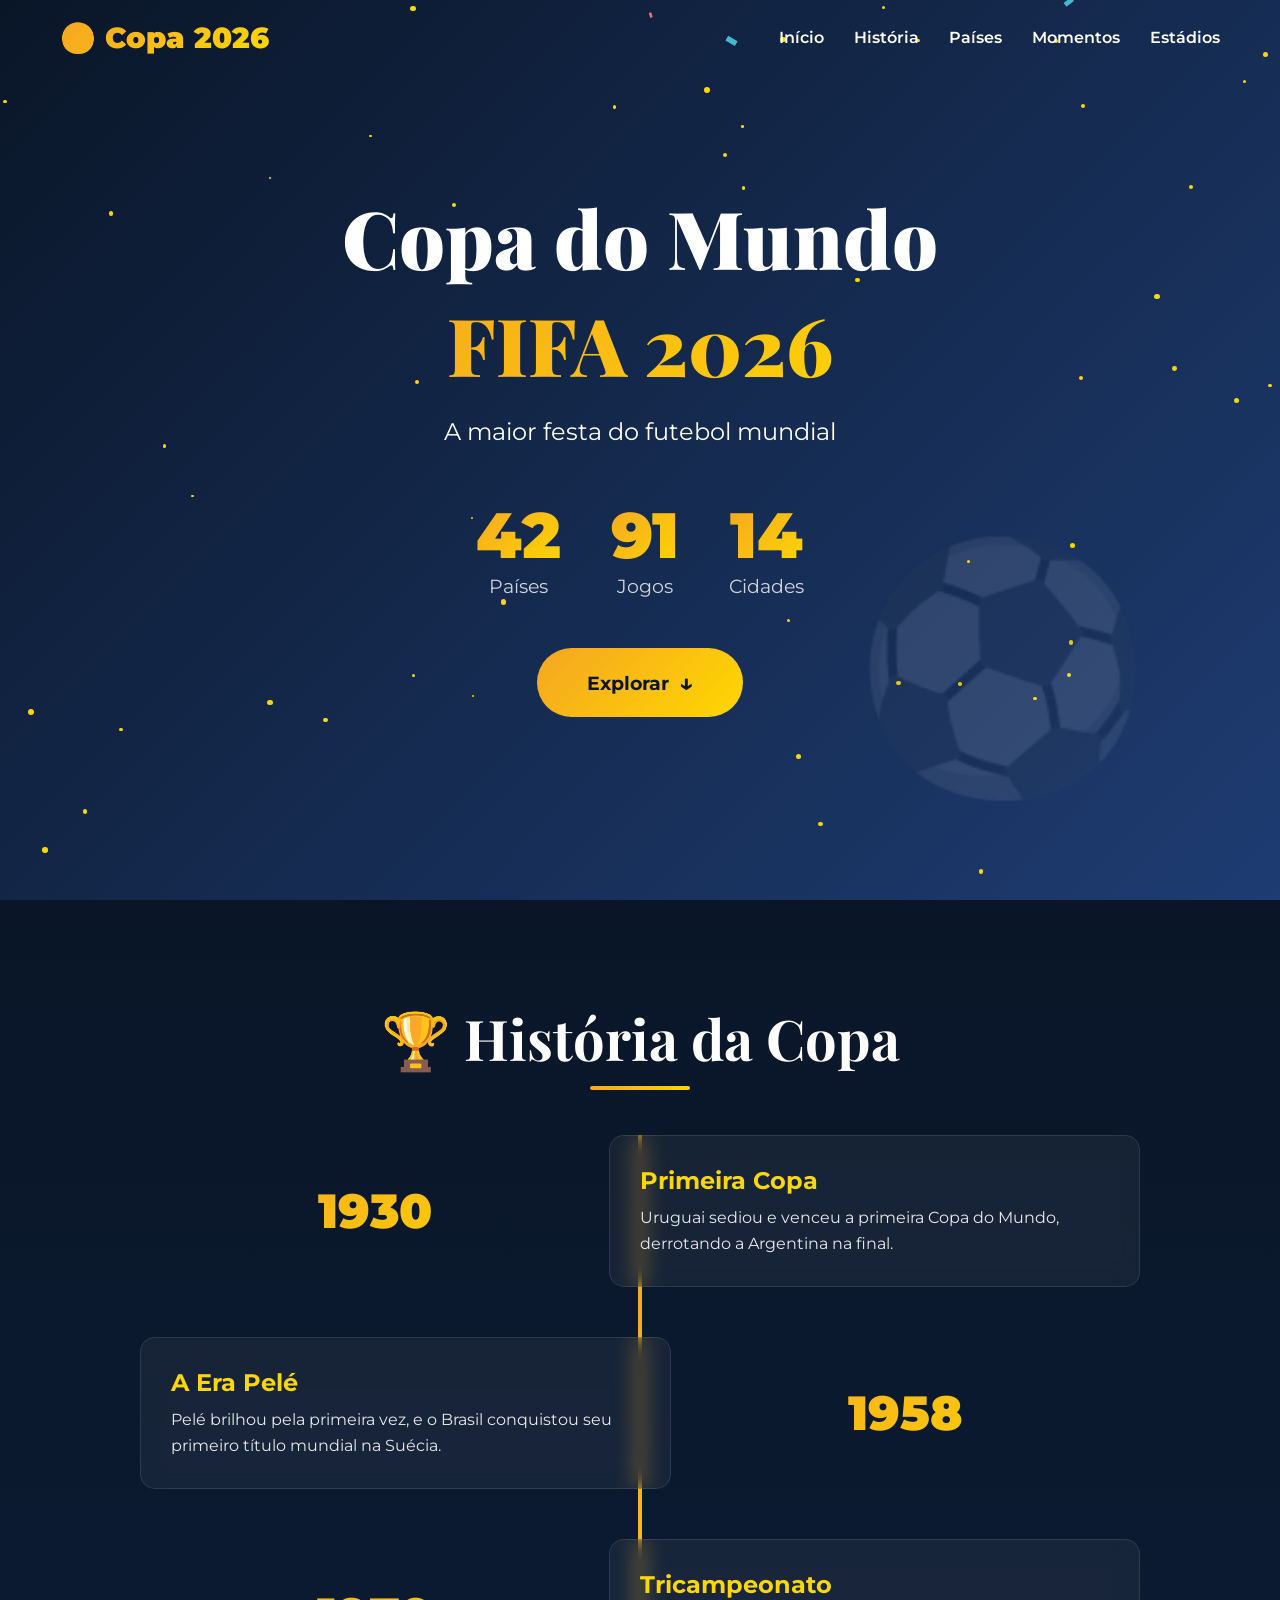
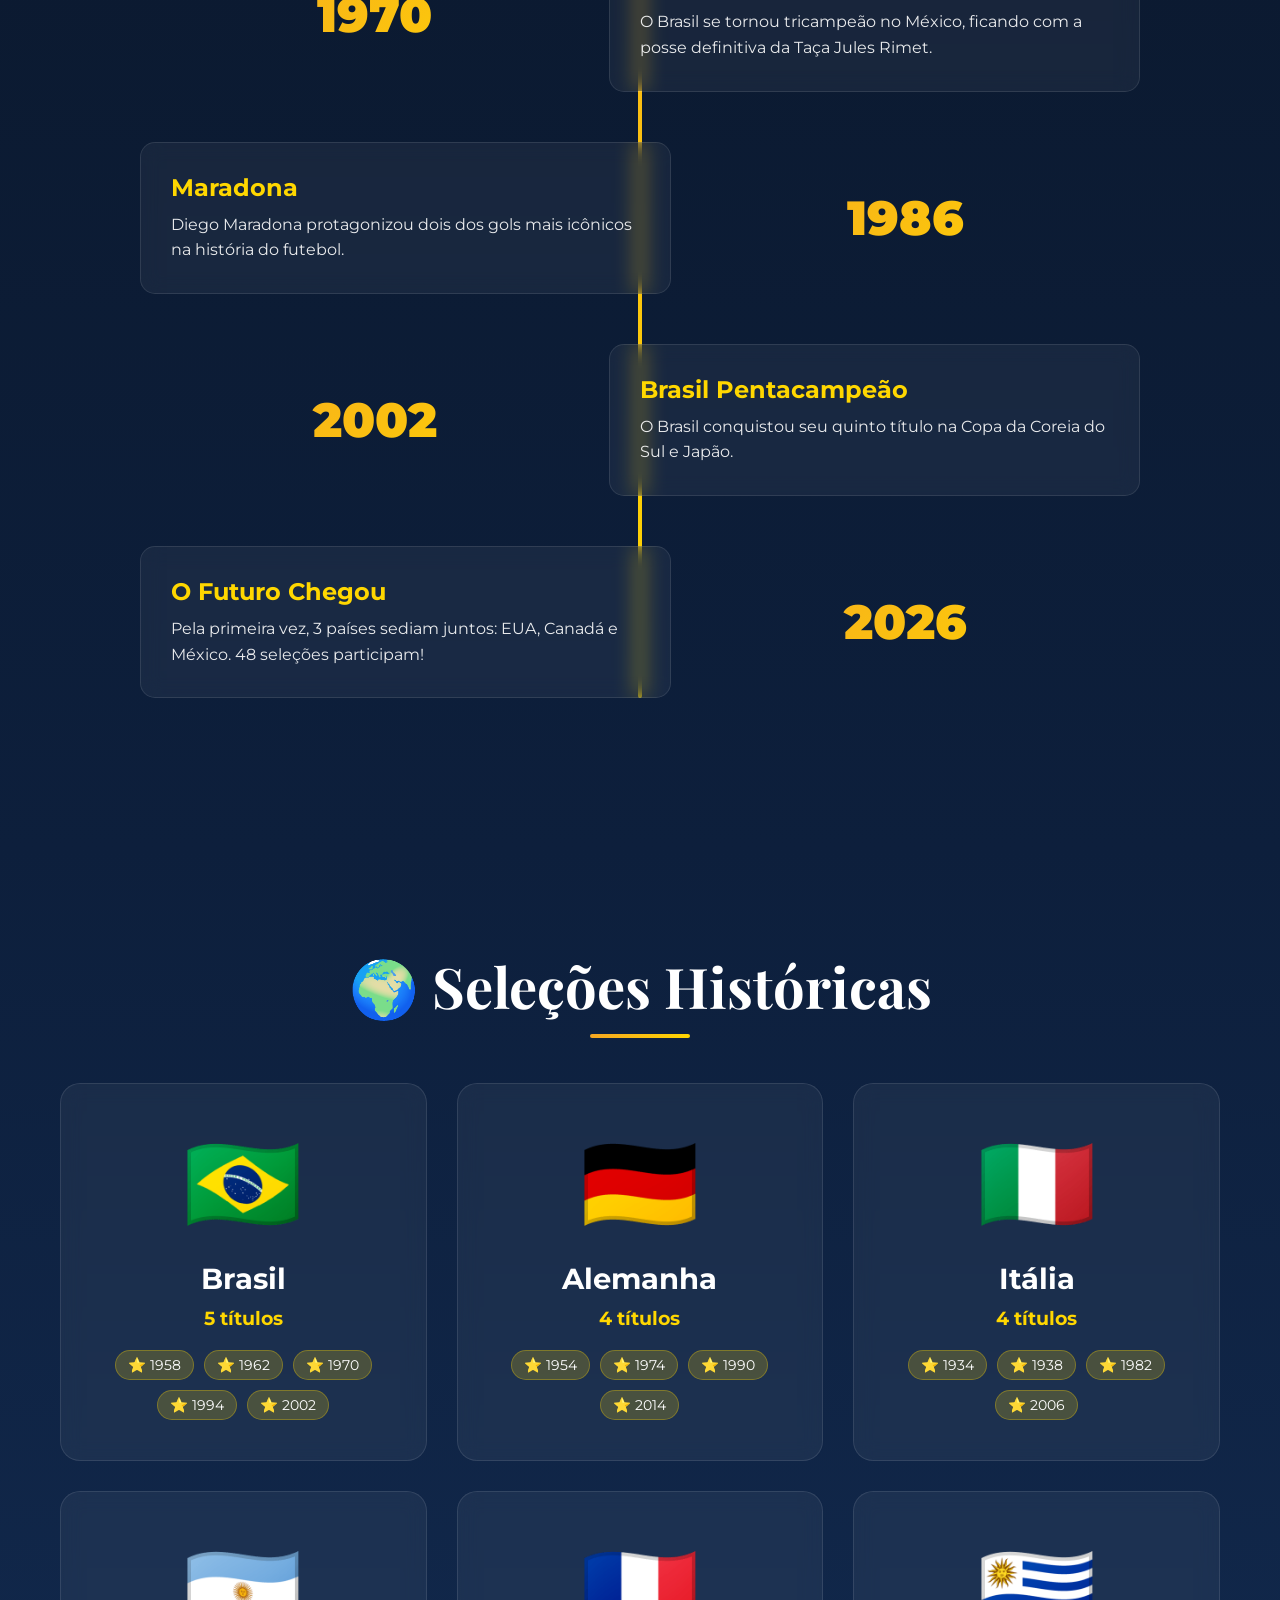
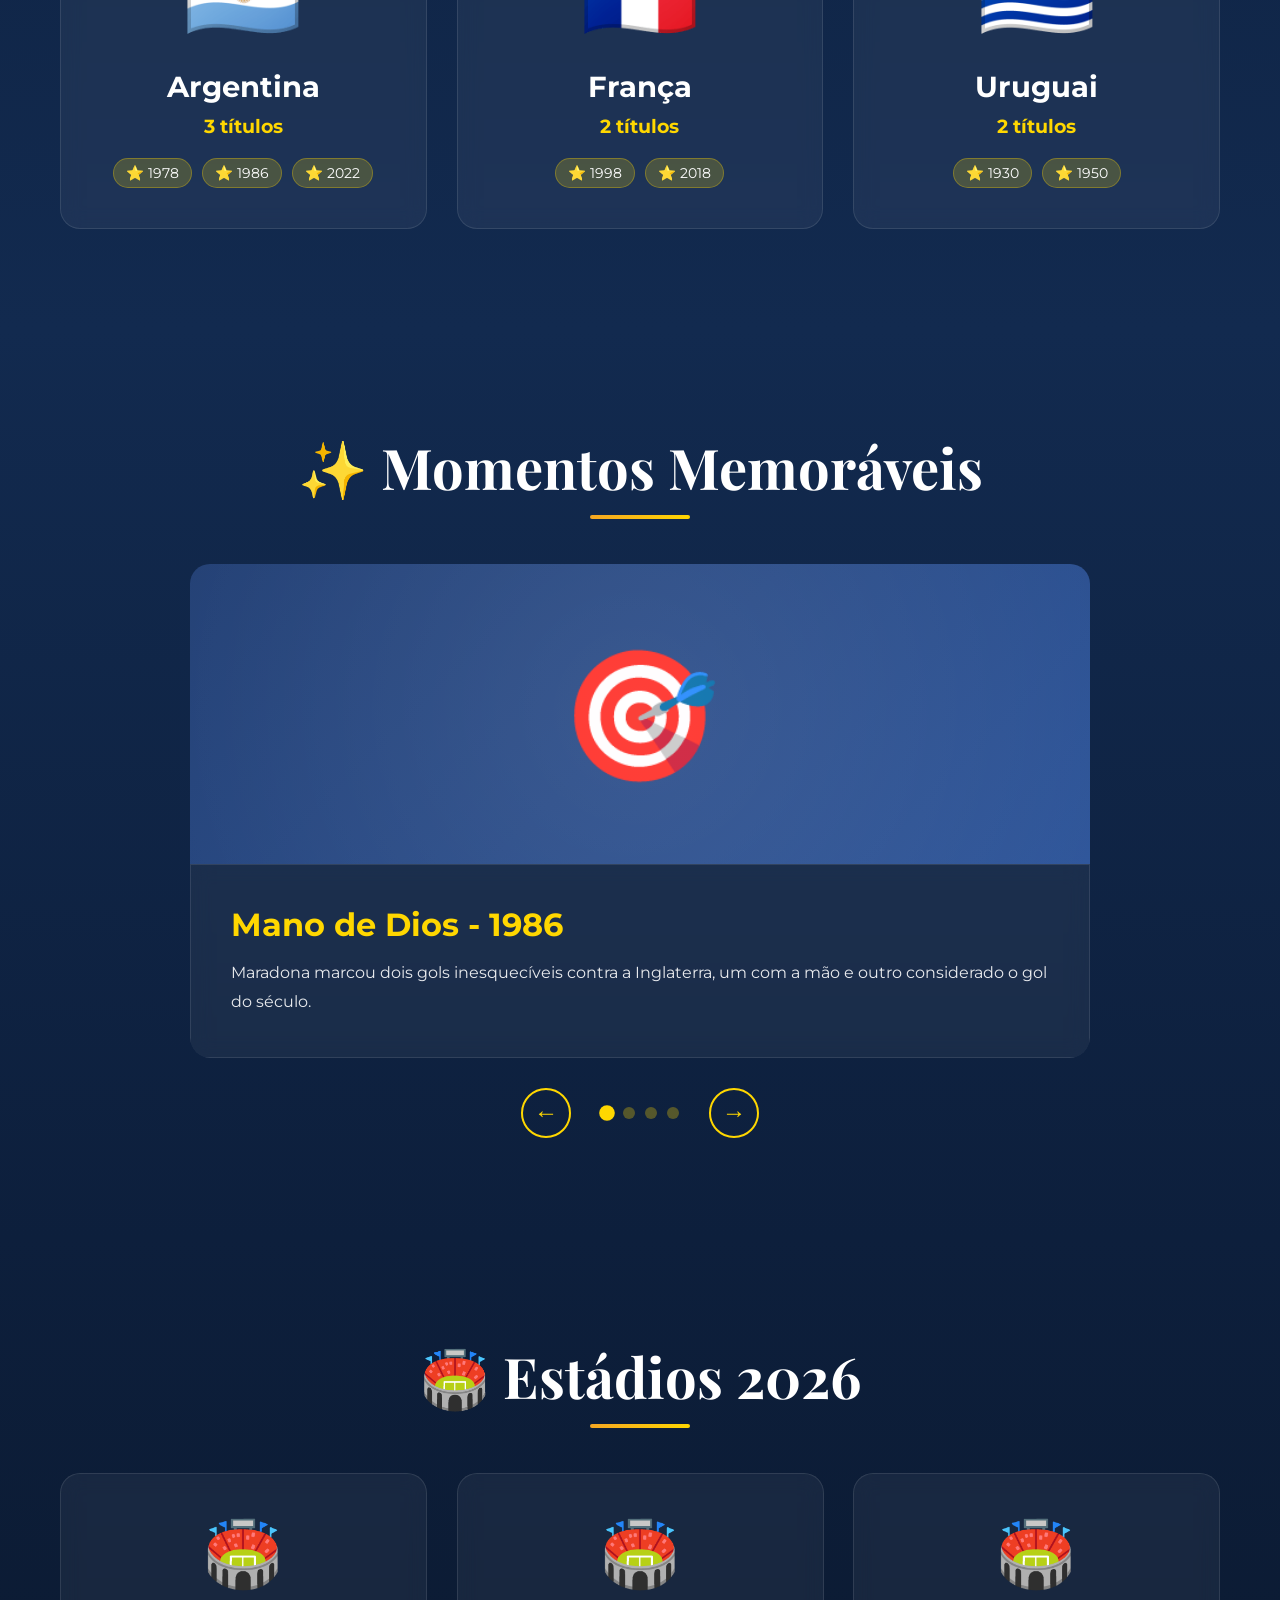
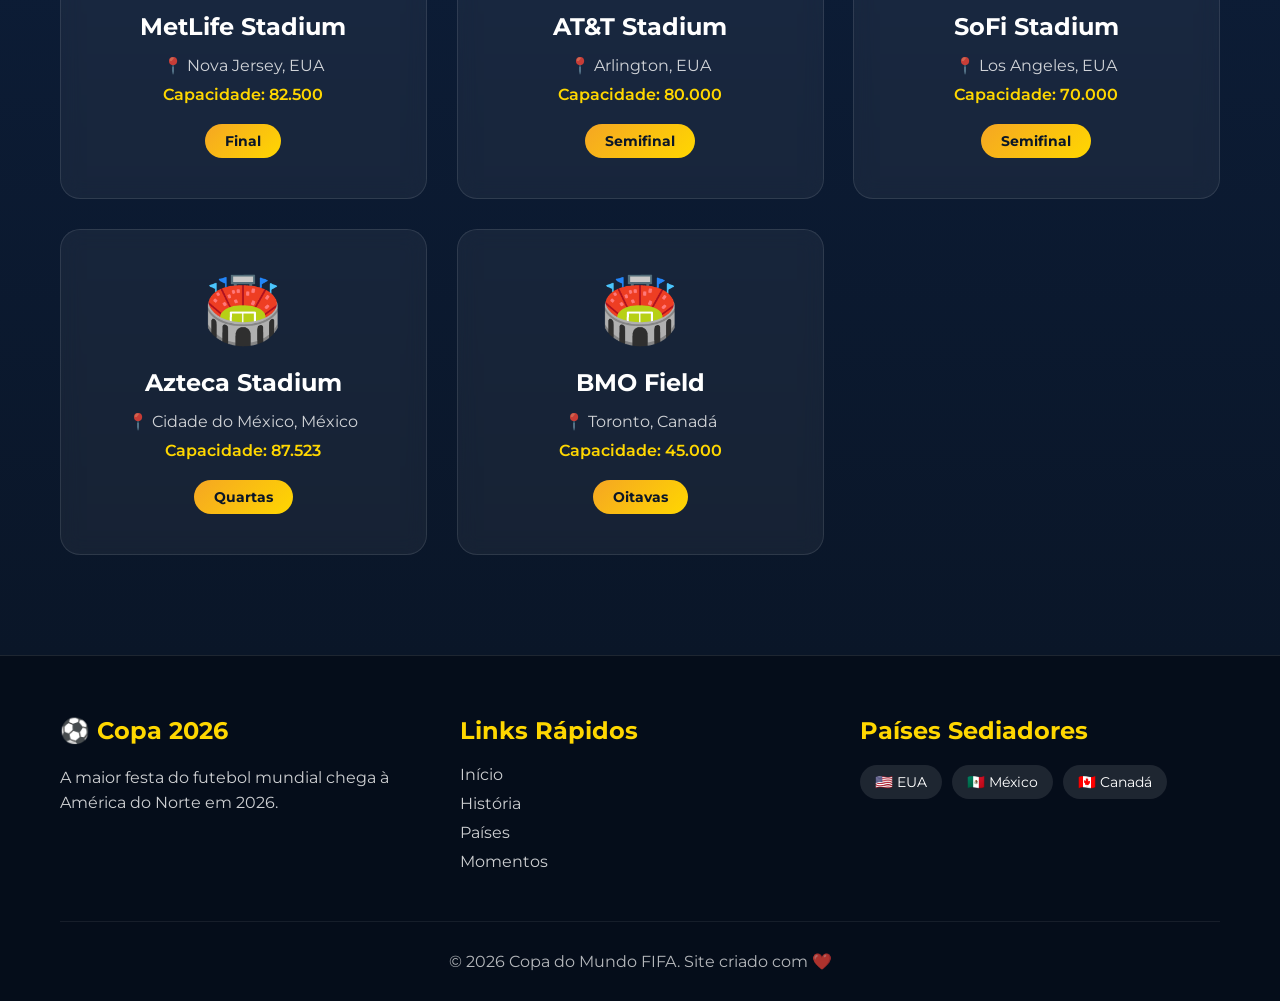
<file: index.html>
<!DOCTYPE html>
<html lang="pt-BR">
<head>
    <meta charset="UTF-8">
    <meta name="viewport" content="width=device-width, initial-scale=1.0">
    <title>⚽ Copa do Mundo FIFA 2026</title>
    <link rel="stylesheet" href="styles.css">
    <link href="https://fonts.googleapis.com/css2?family=Montserrat:wght@400;600;700;900&family=Playfair+Display:wght@700;900&display=swap" rel="stylesheet">
</head>
<body>
    <!-- Efeito de confete -->
    <canvas id="confetti-canvas"></canvas>

    <!-- Loading Screen -->
    <div class="loading-screen" id="loading">
        <div class="football-loader"></div>
        <p>Carregando...</p>
    </div>

    <!-- Navegação -->
    <nav class="navbar" id="navbar">
        <div class="container">
            <div class="logo">⚽ Copa 2026</div>
            <ul class="nav-links" id="navLinks">
                <li><a href="#home">Início</a></li>
                <li><a href="#historia">História</a></li>
                <li><a href="#paises">Países</a></li>
                <li><a href="#momentos">Momentos</a></li>
                <li><a href="#estadios">Estádios</a></li>
            </ul>
            <div class="menu-toggle" id="menuToggle">
                <span></span>
                <span></span>
                <span></span>
            </div>
        </div>
    </nav>

    <!-- Hero Section -->
    <section class="hero" id="home">
        <div class="particles" id="particles"></div>
        <div class="hero-content">
            <h1 class="hero-title">
                <span class="title-line">Copa do Mundo</span>
                <span class="title-highlight">FIFA 2026</span>
            </h1>
            <p class="hero-subtitle">A maior festa do futebol mundial</p>
            <div class="hero-stats">
                <div class="stat-item">
                    <span class="stat-number" data-count="48">0</span>
                    <span class="stat-label">Países</span>
                </div>
                <div class="stat-item">
                    <span class="stat-number" data-count="104">0</span>
                    <span class="stat-label">Jogos</span>
                </div>
                <div class="stat-item">
                    <span class="stat-number" data-count="16">0</span>
                    <span class="stat-label">Cidades</span>
                </div>
            </div>
            <a href="#historia" class="cta-button">
                <span>Explorar</span>
                <div class="cta-arrow">↓</div>
            </a>
        </div>
        <div class="hero-bg">
            <div class="soccer-ball" id="heroBall">⚽</div>
        </div>
    </section>

    <!-- Seção História -->
    <section class="section historia" id="historia">
        <div class="container">
            <h2 class="section-title" data-animate="slide-up">
                <span class="title-icon">🏆</span>
                História da Copa
            </h2>
            <div class="timeline">
                <div class="timeline-item" data-animate="slide-left">
                    <div class="timeline-year">1930</div>
                    <div class="timeline-content">
                        <h3>Primeira Copa</h3>
                        <p>Uruguai sediou e venceu a primeira Copa do Mundo, derrotando a Argentina na final.</p>
                    </div>
                </div>
                <div class="timeline-item" data-animate="slide-right">
                    <div class="timeline-year">1958</div>
                    <div class="timeline-content">
                        <h3>A Era Pelé</h3>
                        <p>Pelé brilhou pela primeira vez, e o Brasil conquistou seu primeiro título mundial na Suécia.</p>
                    </div>
                </div>
                <div class="timeline-item" data-animate="slide-left">
                    <div class="timeline-year">1970</div>
                    <div class="timeline-content">
                        <h3>Tricampeonato</h3>
                        <p>O Brasil se tornou tricampeão no México, ficando com a posse definitiva da Taça Jules Rimet.</p>
                    </div>
                </div>
                <div class="timeline-item" data-animate="slide-right">
                    <div class="timeline-year">1986</div>
                    <div class="timeline-content">
                        <h3>Maradona</h3>
                        <p>Diego Maradona protagonizou dois dos gols mais icônicos na história do futebol.</p>
                    </div>
                </div>
                <div class="timeline-item" data-animate="slide-left">
                    <div class="timeline-year">2002</div>
                    <div class="timeline-content">
                        <h3>Brasil Pentacampeão</h3>
                        <p>O Brasil conquistou seu quinto título na Copa da Coreia do Sul e Japão.</p>
                    </div>
                </div>
                <div class="timeline-item" data-animate="slide-right">
                    <div class="timeline-year">2026</div>
                    <div class="timeline-content">
                        <h3>O Futuro Chegou</h3>
                        <p>Pela primeira vez, 3 países sediam juntos: EUA, Canadá e México. 48 seleções participam!</p>
                    </div>
                </div>
            </div>
        </div>
    </section>

    <!-- Seção Países -->
    <section class="section paises" id="paises">
        <div class="container">
            <h2 class="section-title" data-animate="slide-up">
                <span class="title-icon">🌍</span>
                Seleções Históricas
            </h2>
            <div class="cards-grid">
                <div class="country-card" data-animate="scale-in" data-delay="0">
                    <div class="country-flag brazil">🇧🇷</div>
                    <h3>Brasil</h3>
                    <p class="titles">5 títulos</p>
                    <div class="country-stats">
                        <span>⭐ 1958</span>
                        <span>⭐ 1962</span>
                        <span>⭐ 1970</span>
                        <span>⭐ 1994</span>
                        <span>⭐ 2002</span>
                    </div>
                </div>
                <div class="country-card" data-animate="scale-in" data-delay="100">
                    <div class="country-flag germany">🇩🇪</div>
                    <h3>Alemanha</h3>
                    <p class="titles">4 títulos</p>
                    <div class="country-stats">
                        <span>⭐ 1954</span>
                        <span>⭐ 1974</span>
                        <span>⭐ 1990</span>
                        <span>⭐ 2014</span>
                    </div>
                </div>
                <div class="country-card" data-animate="scale-in" data-delay="200">
                    <div class="country-flag italy">🇮🇹</div>
                    <h3>Itália</h3>
                    <p class="titles">4 títulos</p>
                    <div class="country-stats">
                        <span>⭐ 1934</span>
                        <span>⭐ 1938</span>
                        <span>⭐ 1982</span>
                        <span>⭐ 2006</span>
                    </div>
                </div>
                <div class="country-card" data-animate="scale-in" data-delay="300">
                    <div class="country-flag argentina">🇦🇷</div>
                    <h3>Argentina</h3>
                    <p class="titles">3 títulos</p>
                    <div class="country-stats">
                        <span>⭐ 1978</span>
                        <span>⭐ 1986</span>
                        <span>⭐ 2022</span>
                    </div>
                </div>
                <div class="country-card" data-animate="scale-in" data-delay="400">
                    <div class="country-flag france">🇫🇷</div>
                    <h3>França</h3>
                    <p class="titles">2 títulos</p>
                    <div class="country-stats">
                        <span>⭐ 1998</span>
                        <span>⭐ 2018</span>
                    </div>
                </div>
                <div class="country-card" data-animate="scale-in" data-delay="500">
                    <div class="country-flag uruguay">🇺🇾</div>
                    <h3>Uruguai</h3>
                    <p class="titles">2 títulos</p>
                    <div class="country-stats">
                        <span>⭐ 1930</span>
                        <span>⭐ 1950</span>
                    </div>
                </div>
            </div>
        </div>
    </section>

    <!-- Seção Momentos Memoráveis -->
    <section class="section momentos" id="momentos">
        <div class="container">
            <h2 class="section-title" data-animate="slide-up">
                <span class="title-icon">✨</span>
                Momentos Memoráveis
            </h2>
            <div class="carousel-container">
                <div class="carousel" id="carousel">
                    <div class="carousel-item active" data-index="0">
                        <div class="carousel-image" style="background: linear-gradient(135deg, #1e3c72 0%, #2a5298 100%);">
                            <div class="carousel-icon">🎯</div>
                        </div>
                        <div class="carousel-content">
                            <h3>Mano de Dios - 1986</h3>
                            <p>Maradona marcou dois gols inesquecíveis contra a Inglaterra, um com a mão e outro considerado o gol do século.</p>
                        </div>
                    </div>
                    <div class="carousel-item" data-index="1">
                        <div class="carousel-image" style="background: linear-gradient(135deg, #00b4db 0%, #0083b0 100%);">
                            <div class="carousel-icon">⚡</div>
                        </div>
                        <div class="carousel-content">
                            <h3>Frango de Casillas - 2014</h3>
                            <p>Espanha, campeã vigente, sofreu uma das maiores zebras ao ser eliminada na fase de grupos.</p>
                        </div>
                    </div>
                    <div class="carousel-item" data-index="2">
                        <div class="carousel-image" style="background: linear-gradient(135deg, #f857a6 0%, #ff5858 100%);">
                            <div class="carousel-icon">😢</div>
                        </div>
                        <div class="carousel-content">
                            <h3>Maracanaço - 1950</h3>
                            <p>Uruguai calou 200 mil brasileiros no Maracanã e venceu a Copa em plena casa do adversário.</p>
                        </div>
                    </div>
                    <div class="carousel-item" data-index="3">
                        <div class="carousel-image" style="background: linear-gradient(135deg, #11998e 0%, #38ef7d 100%);">
                            <div class="carousel-icon">🏆</div>
                        </div>
                        <div class="carousel-content">
                            <h3>Heptacampeonato Alemão - 2014</h3>
                            <p>Alemanha aplicou 7x1 no Brasil no Mineirão, numa das partidas mais marcantes da história.</p>
                        </div>
                    </div>
                </div>
                <div class="carousel-controls">
                    <button class="carousel-btn prev-btn" id="prevBtn">←</button>
                    <div class="carousel-dots" id="carouselDots"></div>
                    <button class="carousel-btn next-btn" id="nextBtn">→</button>
                </div>
            </div>
        </div>
    </section>

    <!-- Seção Estádios -->
    <section class="section estadios" id="estadios">
        <div class="container">
            <h2 class="section-title" data-animate="slide-up">
                <span class="title-icon">🏟️</span>
                Estádios 2026
            </h2>
            <div class="stadiums-grid">
                <div class="stadium-card" data-animate="flip-in" data-delay="0">
                    <div class="stadium-icon">🏟️</div>
                    <h3>MetLife Stadium</h3>
                    <p class="stadium-location">📍 Nova Jersey, EUA</p>
                    <p class="stadium-capacity">Capacidade: 82.500</p>
                    <div class="stadium-badge">Final</div>
                </div>
                <div class="stadium-card" data-animate="flip-in" data-delay="100">
                    <div class="stadium-icon">🏟️</div>
                    <h3>AT&T Stadium</h3>
                    <p class="stadium-location">📍 Arlington, EUA</p>
                    <p class="stadium-capacity">Capacidade: 80.000</p>
                    <div class="stadium-badge">Semifinal</div>
                </div>
                <div class="stadium-card" data-animate="flip-in" data-delay="200">
                    <div class="stadium-icon">🏟️</div>
                    <h3>SoFi Stadium</h3>
                    <p class="stadium-location">📍 Los Angeles, EUA</p>
                    <p class="stadium-capacity">Capacidade: 70.000</p>
                    <div class="stadium-badge">Semifinal</div>
                </div>
                <div class="stadium-card" data-animate="flip-in" data-delay="300">
                    <div class="stadium-icon">🏟️</div>
                    <h3>Azteca Stadium</h3>
                    <p class="stadium-location">📍 Cidade do México, México</p>
                    <p class="stadium-capacity">Capacidade: 87.523</p>
                    <div class="stadium-badge">Quartas</div>
                </div>
                <div class="stadium-card" data-animate="flip-in" data-delay="400">
                    <div class="stadium-icon">🏟️</div>
                    <h3>BMO Field</h3>
                    <p class="stadium-location">📍 Toronto, Canadá</p>
                    <p class="stadium-capacity">Capacidade: 45.000</p>
                    <div class="stadium-badge">Oitavas</div>
                </div>
                <div class="stadium-card" data-animate="flip-in" data-delay="500">
                    <div class="stadium-icon">🏟️</div>
                    <h3>Hard Rock Stadium</h3>
                    <p class="stadium-location">📍 Miami, EUA</p>
                    <p class="stadium-capacity">Capacidade: 65.000</p>
                    <div class="stadium-badge">Quartas</div>
                </div>
            </div>
        </div>
    </section>

    <!-- Footer -->
    <footer class="footer">
        <div class="container">
            <div class="footer-content">
                <div class="footer-section">
                    <h3>⚽ Copa 2026</h3>
                    <p>A maior festa do futebol mundial chega à América do Norte em 2026.</p>
                </div>
                <div class="footer-section">
                    <h3>Links Rápidos</h3>
                    <ul>
                        <li><a href="#home">Início</a></li>
                        <li><a href="#historia">História</a></li>
                        <li><a href="#paises">Países</a></li>
                        <li><a href="#momentos">Momentos</a></li>
                    </ul>
                </div>
                <div class="footer-section">
                    <h3>Países Sediadores</h3>
                    <div class="hosts">
                        <span>🇺🇸 EUA</span>
                        <span>🇲🇽 México</span>
                        <span>🇨🇦 Canadá</span>
                    </div>
                </div>
            </div>
            <div class="footer-bottom">
                <p>&copy; 2026 Copa do Mundo FIFA. Site criado com ❤️</p>
            </div>
        </div>
    </footer>

    <!-- Botão Voltar ao Topo -->
    <button class="back-to-top" id="backToTop">↑</button>

    <script src="script.js"></script>
</body>
</html>
</file>
<file: styles.css>
/* ===== RESET E VARIÁVEIS ===== */
:root {
    --primary: #0a1628;
    --secondary: #1e3c72;
    --accent: #f5a623;
    --gold: #ffd700;
    --green: #00b894;
    --white: #ffffff;
    --light-gray: #f5f5f5;
    --gradient-1: linear-gradient(135deg, #0a1628 0%, #1e3c72 100%);
    --gradient-2: linear-gradient(135deg, #f5a623 0%, #ffd700 100%);
    --gradient-3: linear-gradient(135deg, #00b894 0%, #00cec9 100%);
    --shadow: 0 10px 30px rgba(0, 0, 0, 0.2);
    --shadow-hover: 0 20px 50px rgba(0, 0, 0, 0.3);
}

* {
    margin: 0;
    padding: 0;
    box-sizing: border-box;
}

html {
    scroll-behavior: smooth;
}

body {
    font-family: 'Montserrat', sans-serif;
    background: var(--primary);
    color: var(--white);
    overflow-x: hidden;
}

.container {
    max-width: 1200px;
    margin: 0 auto;
    padding: 0 20px;
}

/* ===== LOADING SCREEN ===== */
.loading-screen {
    position: fixed;
    top: 0;
    left: 0;
    width: 100%;
    height: 100%;
    background: var(--gradient-1);
    display: flex;
    flex-direction: column;
    justify-content: center;
    align-items: center;
    z-index: 10000;
    transition: opacity 0.5s, visibility 0.5s;
}

.loading-screen.hidden {
    opacity: 0;
    visibility: hidden;
}

.football-loader {
    width: 80px;
    height: 80px;
    border: 5px solid rgba(255, 255, 255, 0.1);
    border-top: 5px solid var(--gold);
    border-radius: 50%;
    animation: spin 1s linear infinite;
    position: relative;
}

.football-loader::before {
    content: '⚽';
    font-size: 30px;
    position: absolute;
    top: 50%;
    left: 50%;
    transform: translate(-50%, -50%);
}

@keyframes spin {
    0% { transform: rotate(0deg); }
    100% { transform: rotate(360deg); }
}

.loading-screen p {
    margin-top: 20px;
    font-size: 1.2rem;
    animation: pulse 1.5s ease-in-out infinite;
}

@keyframes pulse {
    0%, 100% { opacity: 1; }
    50% { opacity: 0.5; }
}

/* ===== CANVAS DE CONFETES ===== */
#confetti-canvas {
    position: fixed;
    top: 0;
    left: 0;
    width: 100%;
    height: 100%;
    pointer-events: none;
    z-index: 9999;
}

/* ===== NAVBAR ===== */
.navbar {
    position: fixed;
    top: 0;
    left: 0;
    width: 100%;
    padding: 20px 0;
    z-index: 1000;
    transition: all 0.3s ease;
}

.navbar.scrolled {
    background: rgba(10, 22, 40, 0.95);
    backdrop-filter: blur(10px);
    padding: 15px 0;
    box-shadow: 0 5px 20px rgba(0, 0, 0, 0.3);
}

.navbar .container {
    display: flex;
    justify-content: space-between;
    align-items: center;
}

.logo {
    font-size: 1.8rem;
    font-weight: 900;
    background: var(--gradient-2);
    -webkit-background-clip: text;
    -webkit-text-fill-color: transparent;
    background-clip: text;
    animation: glow 2s ease-in-out infinite;
}

@keyframes glow {
    0%, 100% { filter: brightness(1); }
    50% { filter: brightness(1.3); }
}

.nav-links {
    display: flex;
    list-style: none;
    gap: 30px;
}

.nav-links a {
    color: var(--white);
    text-decoration: none;
    font-weight: 600;
    position: relative;
    transition: color 0.3s;
}

.nav-links a::after {
    content: '';
    position: absolute;
    bottom: -5px;
    left: 0;
    width: 0;
    height: 2px;
    background: var(--gradient-2);
    transition: width 0.3s;
}

.nav-links a:hover {
    color: var(--gold);
}

.nav-links a:hover::after {
    width: 100%;
}

.menu-toggle {
    display: none;
    flex-direction: column;
    gap: 5px;
    cursor: pointer;
}

.menu-toggle span {
    width: 30px;
    height: 3px;
    background: var(--white);
    transition: all 0.3s;
    border-radius: 2px;
}

.menu-toggle.active span:nth-child(1) {
    transform: rotate(45deg) translate(10px, 10px);
}

.menu-toggle.active span:nth-child(2) {
    opacity: 0;
}

.menu-toggle.active span:nth-child(3) {
    transform: rotate(-45deg) translate(10px, -10px);
}

/* ===== HERO SECTION ===== */
.hero {
    min-height: 100vh;
    display: flex;
    align-items: center;
    justify-content: center;
    position: relative;
    overflow: hidden;
    background: var(--gradient-1);
}

.particles {
    position: absolute;
    width: 100%;
    height: 100%;
    top: 0;
    left: 0;
}

.particle {
    position: absolute;
    width: 4px;
    height: 4px;
    background: var(--gold);
    border-radius: 50%;
    animation: float-particle 3s infinite;
}

@keyframes float-particle {
    0%, 100% {
        transform: translateY(0) scale(1);
        opacity: 0;
    }
    50% {
        transform: translateY(-100px) scale(1.5);
        opacity: 1;
    }
}

.hero-content {
    text-align: center;
    z-index: 10;
    animation: fadeInUp 1s ease-out;
}

@keyframes fadeInUp {
    from {
        opacity: 0;
        transform: translateY(50px);
    }
    to {
        opacity: 1;
        transform: translateY(0);
    }
}

.hero-title {
    font-family: 'Playfair Display', serif;
    font-size: 5rem;
    font-weight: 900;
    margin-bottom: 20px;
}

.title-line {
    display: block;
    animation: slideInLeft 1s ease-out;
}

@keyframes slideInLeft {
    from {
        opacity: 0;
        transform: translateX(-100px);
    }
    to {
        opacity: 1;
        transform: translateX(0);
    }
}

.title-highlight {
    display: block;
    background: var(--gradient-2);
    -webkit-background-clip: text;
    -webkit-text-fill-color: transparent;
    background-clip: text;
    animation: slideInRight 1s ease-out 0.3s both;
}

@keyframes slideInRight {
    from {
        opacity: 0;
        transform: translateX(100px);
    }
    to {
        opacity: 1;
        transform: translateX(0);
    }
}

.hero-subtitle {
    font-size: 1.5rem;
    margin-bottom: 50px;
    opacity: 0.9;
    animation: fadeIn 1s ease-out 0.6s both;
}

@keyframes fadeIn {
    from { opacity: 0; }
    to { opacity: 1; }
}

.hero-stats {
    display: flex;
    gap: 50px;
    justify-content: center;
    margin-bottom: 50px;
    animation: fadeIn 1s ease-out 0.9s both;
}

.stat-item {
    text-align: center;
}

.stat-number {
    display: block;
    font-size: 4rem;
    font-weight: 900;
    background: var(--gradient-2);
    -webkit-background-clip: text;
    -webkit-text-fill-color: transparent;
    background-clip: text;
}

.stat-label {
    font-size: 1.2rem;
    opacity: 0.8;
}

.cta-button {
    display: inline-flex;
    align-items: center;
    gap: 10px;
    padding: 20px 50px;
    background: var(--gradient-2);
    color: var(--primary);
    text-decoration: none;
    border-radius: 50px;
    font-weight: 700;
    font-size: 1.2rem;
    transition: all 0.3s;
    animation: bounce 2s infinite 1.5s;
}

@keyframes bounce {
    0%, 20%, 50%, 80%, 100% {
        transform: translateY(0);
    }
    40% {
        transform: translateY(-10px);
    }
    60% {
        transform: translateY(-5px);
    }
}

.cta-button:hover {
    transform: scale(1.1);
    box-shadow: 0 10px 30px rgba(245, 166, 35, 0.5);
}

.cta-arrow {
    font-size: 1.5rem;
    animation: bounce-arrow 1s infinite;
}

@keyframes bounce-arrow {
    0%, 100% { transform: translateY(0); }
    50% { transform: translateY(5px); }
}

.hero-bg {
    position: absolute;
    width: 100%;
    height: 100%;
    top: 0;
    left: 0;
}

.soccer-ball {
    position: absolute;
    font-size: 15rem;
    right: 10%;
    bottom: 10%;
    opacity: 0.1;
    animation: rotate-ball 20s linear infinite;
}

@keyframes rotate-ball {
    from { transform: rotate(0deg); }
    to { transform: rotate(360deg); }
}

/* ===== SECTIONS GERAL ===== */
.section {
    padding: 100px 0;
    position: relative;
}

.section-title {
    font-family: 'Playfair Display', serif;
    font-size: 3.5rem;
    text-align: center;
    margin-bottom: 60px;
    position: relative;
}

.title-icon {
    display: inline-block;
    animation: bounce-icon 2s infinite;
}

@keyframes bounce-icon {
    0%, 100% { transform: translateY(0) rotate(0deg); }
    50% { transform: translateY(-10px) rotate(10deg); }
}

.section-title::after {
    content: '';
    position: absolute;
    bottom: -15px;
    left: 50%;
    transform: translateX(-50%);
    width: 100px;
    height: 4px;
    background: var(--gradient-2);
    border-radius: 2px;
}

/* ===== ANIMAÇÕES DE SCROLL ===== */
[data-animate] {
    opacity: 0;
    transition: all 0.8s ease-out;
}

[data-animate="slide-up"] {
    transform: translateY(50px);
}

[data-animate="slide-up"].visible {
    opacity: 1;
    transform: translateY(0);
}

[data-animate="slide-left"] {
    transform: translateX(-100px);
}

[data-animate="slide-left"].visible {
    opacity: 1;
    transform: translateX(0);
}

[data-animate="slide-right"] {
    transform: translateX(100px);
}

[data-animate="slide-right"].visible {
    opacity: 1;
    transform: translateX(0);
}

[data-animate="scale-in"] {
    transform: scale(0.8);
}

[data-animate="scale-in"].visible {
    opacity: 1;
    transform: scale(1);
}

[data-animate="flip-in"] {
    transform: perspective(1000px) rotateY(90deg);
}

[data-animate="flip-in"].visible {
    opacity: 1;
    transform: perspective(1000px) rotateY(0deg);
}

/* ===== HISTÓRIA - TIMELINE ===== */
.historia {
    background: linear-gradient(180deg, var(--primary) 0%, #0d1f3c 100%);
}

.timeline {
    position: relative;
    max-width: 1000px;
    margin: 0 auto;
}

.timeline::before {
    content: '';
    position: absolute;
    left: 50%;
    transform: translateX(-50%);
    width: 4px;
    height: 100%;
    background: var(--gradient-2);
    border-radius: 2px;
}

.timeline-item {
    display: flex;
    align-items: center;
    margin-bottom: 50px;
    position: relative;
}

.timeline-item:nth-child(odd) {
    flex-direction: row;
}

.timeline-item:nth-child(even) {
    flex-direction: row-reverse;
}

.timeline-year {
    flex: 1;
    font-size: 3rem;
    font-weight: 900;
    text-align: center;
    background: var(--gradient-2);
    -webkit-background-clip: text;
    -webkit-text-fill-color: transparent;
    background-clip: text;
}

.timeline-content {
    flex: 1;
    background: rgba(255, 255, 255, 0.05);
    padding: 30px;
    border-radius: 15px;
    backdrop-filter: blur(10px);
    border: 1px solid rgba(255, 255, 255, 0.1);
    transition: all 0.3s;
}

.timeline-content:hover {
    transform: translateY(-10px);
    box-shadow: var(--shadow-hover);
    border-color: var(--gold);
}

.timeline-content h3 {
    font-size: 1.5rem;
    margin-bottom: 10px;
    color: var(--gold);
}

.timeline-content p {
    opacity: 0.9;
    line-height: 1.6;
}

/* ===== PAÍSES - CARDS ===== */
.paises {
    background: linear-gradient(180deg, #0d1f3c 0%, #122a4f 100%);
}

.cards-grid {
    display: grid;
    grid-template-columns: repeat(auto-fit, minmax(300px, 1fr));
    gap: 30px;
}

.country-card {
    background: rgba(255, 255, 255, 0.05);
    border-radius: 20px;
    padding: 40px 30px;
    text-align: center;
    backdrop-filter: blur(10px);
    border: 1px solid rgba(255, 255, 255, 0.1);
    transition: all 0.4s;
    position: relative;
    overflow: hidden;
}

.country-card::before {
    content: '';
    position: absolute;
    top: -50%;
    left: -50%;
    width: 200%;
    height: 200%;
    background: radial-gradient(circle, rgba(245, 166, 35, 0.1) 0%, transparent 70%);
    opacity: 0;
    transition: opacity 0.4s;
}

.country-card:hover::before {
    opacity: 1;
}

.country-card:hover {
    transform: translateY(-20px) scale(1.02);
    box-shadow: var(--shadow-hover);
    border-color: var(--gold);
}

.country-flag {
    font-size: 6rem;
    margin-bottom: 20px;
    display: inline-block;
    animation: wave 2s ease-in-out infinite;
}

@keyframes wave {
    0%, 100% { transform: rotate(0deg); }
    25% { transform: rotate(10deg); }
    75% { transform: rotate(-10deg); }
}

.country-card h3 {
    font-size: 1.8rem;
    margin-bottom: 10px;
}

.titles {
    font-size: 1.2rem;
    color: var(--gold);
    font-weight: 700;
    margin-bottom: 20px;
}

.country-stats {
    display: flex;
    flex-wrap: wrap;
    gap: 10px;
    justify-content: center;
}

.country-stats span {
    background: rgba(255, 215, 0, 0.2);
    padding: 5px 12px;
    border-radius: 20px;
    font-size: 0.9rem;
    border: 1px solid rgba(255, 215, 0, 0.3);
}

/* ===== MOMENTOS - CAROUSEL ===== */
.momentos {
    background: linear-gradient(180deg, #122a4f 0%, #0d1f3c 100%);
}

.carousel-container {
    max-width: 900px;
    margin: 0 auto;
    position: relative;
}

.carousel {
    position: relative;
    overflow: hidden;
    border-radius: 20px;
}

.carousel-item {
    display: none;
    animation: fadeSlide 0.5s ease-out;
}

.carousel-item.active {
    display: block;
}

@keyframes fadeSlide {
    from {
        opacity: 0;
        transform: translateX(50px);
    }
    to {
        opacity: 1;
        transform: translateX(0);
    }
}

.carousel-image {
    height: 300px;
    display: flex;
    align-items: center;
    justify-content: center;
    position: relative;
    overflow: hidden;
}

.carousel-image::before {
    content: '';
    position: absolute;
    width: 200%;
    height: 200%;
    background: radial-gradient(circle, rgba(255, 255, 255, 0.1) 0%, transparent 70%);
    animation: rotate-bg 10s linear infinite;
}

@keyframes rotate-bg {
    from { transform: rotate(0deg); }
    to { transform: rotate(360deg); }
}

.carousel-icon {
    font-size: 8rem;
    animation: bounce-icon-carousel 2s infinite;
}

@keyframes bounce-icon-carousel {
    0%, 100% { transform: scale(1); }
    50% { transform: scale(1.2); }
}

.carousel-content {
    background: rgba(255, 255, 255, 0.05);
    padding: 40px;
    backdrop-filter: blur(10px);
    border: 1px solid rgba(255, 255, 255, 0.1);
}

.carousel-content h3 {
    font-size: 2rem;
    margin-bottom: 15px;
    color: var(--gold);
}

.carousel-content p {
    line-height: 1.8;
    opacity: 0.9;
}

.carousel-controls {
    display: flex;
    align-items: center;
    justify-content: center;
    gap: 30px;
    margin-top: 30px;
}

.carousel-btn {
    width: 50px;
    height: 50px;
    border-radius: 50%;
    border: 2px solid var(--gold);
    background: transparent;
    color: var(--gold);
    font-size: 1.5rem;
    cursor: pointer;
    transition: all 0.3s;
}

.carousel-btn:hover {
    background: var(--gold);
    color: var(--primary);
    transform: scale(1.1);
}

.carousel-dots {
    display: flex;
    gap: 10px;
}

.carousel-dot {
    width: 12px;
    height: 12px;
    border-radius: 50%;
    background: rgba(255, 215, 0, 0.3);
    cursor: pointer;
    transition: all 0.3s;
}

.carousel-dot.active {
    background: var(--gold);
    transform: scale(1.3);
}

/* ===== ESTÁDIOS ===== */
.estadios {
    background: linear-gradient(180deg, #0d1f3c 0%, var(--primary) 100%);
}

.stadiums-grid {
    display: grid;
    grid-template-columns: repeat(auto-fit, minmax(300px, 1fr));
    gap: 30px;
}

.stadium-card {
    background: rgba(255, 255, 255, 0.05);
    border-radius: 20px;
    padding: 40px 30px;
    text-align: center;
    backdrop-filter: blur(10px);
    border: 1px solid rgba(255, 255, 255, 0.1);
    transition: all 0.4s;
    position: relative;
    overflow: hidden;
}

.stadium-card::after {
    content: '';
    position: absolute;
    top: 0;
    left: -100%;
    width: 100%;
    height: 100%;
    background: linear-gradient(90deg, transparent, rgba(255, 215, 0, 0.1), transparent);
    transition: left 0.5s;
}

.stadium-card:hover::after {
    left: 100%;
}

.stadium-card:hover {
    transform: translateY(-15px);
    box-shadow: var(--shadow-hover);
    border-color: var(--gold);
}

.stadium-icon {
    font-size: 4rem;
    margin-bottom: 20px;
    display: inline-block;
    animation: bounce-stadium 2s infinite;
}

@keyframes bounce-stadium {
    0%, 100% { transform: translateY(0); }
    50% { transform: translateY(-10px); }
}

.stadium-card h3 {
    font-size: 1.5rem;
    margin-bottom: 15px;
}

.stadium-location {
    opacity: 0.8;
    margin-bottom: 10px;
}

.stadium-capacity {
    color: var(--gold);
    font-weight: 600;
    margin-bottom: 20px;
}

.stadium-badge {
    display: inline-block;
    padding: 8px 20px;
    background: var(--gradient-2);
    color: var(--primary);
    border-radius: 20px;
    font-weight: 700;
    font-size: 0.9rem;
}

/* ===== FOOTER ===== */
.footer {
    background: #050d1a;
    padding: 60px 0 30px;
    border-top: 1px solid rgba(255, 255, 255, 0.1);
}

.footer-content {
    display: grid;
    grid-template-columns: repeat(auto-fit, minmax(250px, 1fr));
    gap: 40px;
    margin-bottom: 40px;
}

.footer-section h3 {
    font-size: 1.5rem;
    margin-bottom: 20px;
    color: var(--gold);
}

.footer-section p {
    opacity: 0.8;
    line-height: 1.6;
}

.footer-section ul {
    list-style: none;
}

.footer-section ul li {
    margin-bottom: 10px;
}

.footer-section ul li a {
    color: var(--white);
    text-decoration: none;
    opacity: 0.8;
    transition: all 0.3s;
}

.footer-section ul li a:hover {
    color: var(--gold);
    opacity: 1;
    padding-left: 10px;
}

.hosts {
    display: flex;
    flex-wrap: wrap;
    gap: 10px;
}

.hosts span {
    background: rgba(255, 255, 255, 0.1);
    padding: 8px 15px;
    border-radius: 20px;
    font-size: 0.9rem;
}

.footer-bottom {
    text-align: center;
    padding-top: 30px;
    border-top: 1px solid rgba(255, 255, 255, 0.1);
    opacity: 0.7;
}

/* ===== BOTÃO VOLTAR AO TOPO ===== */
.back-to-top {
    position: fixed;
    bottom: 30px;
    right: 30px;
    width: 50px;
    height: 50px;
    border-radius: 50%;
    background: var(--gradient-2);
    color: var(--primary);
    border: none;
    font-size: 1.5rem;
    cursor: pointer;
    opacity: 0;
    visibility: hidden;
    transition: all 0.3s;
    z-index: 999;
}

.back-to-top.visible {
    opacity: 1;
    visibility: visible;
}

.back-to-top:hover {
    transform: translateY(-10px) scale(1.1);
    box-shadow: 0 10px 30px rgba(245, 166, 35, 0.5);
}

/* ===== RESPONSIVO ===== */
@media (max-width: 768px) {
    .hero-title {
        font-size: 3rem;
    }

    .hero-stats {
        flex-direction: column;
        gap: 20px;
    }

    .stat-number {
        font-size: 3rem;
    }

    .nav-links {
        position: fixed;
        top: 70px;
        left: -100%;
        width: 100%;
        background: rgba(10, 22, 40, 0.98);
        flex-direction: column;
        padding: 30px;
        transition: left 0.3s;
    }

    .nav-links.active {
        left: 0;
    }

    .menu-toggle {
        display: flex;
    }

    .section-title {
        font-size: 2.5rem;
    }

    .timeline::before {
        left: 20px;
    }

    .timeline-item {
        flex-direction: column !important;
    }

    .timeline-year {
        text-align: left;
    }

    .timeline-content {
        margin-left: 40px;
    }

    .carousel-image {
        height: 200px;
    }

    .carousel-content {
        padding: 25px;
    }

    .carousel-content h3 {
        font-size: 1.5rem;
    }
}

@media (max-width: 480px) {
    .hero-title {
        font-size: 2.5rem;
    }

    .section-title {
        font-size: 2rem;
    }

    .cards-grid,
    .stadiums-grid {
        grid-template-columns: 1fr;
    }
}
</file>
